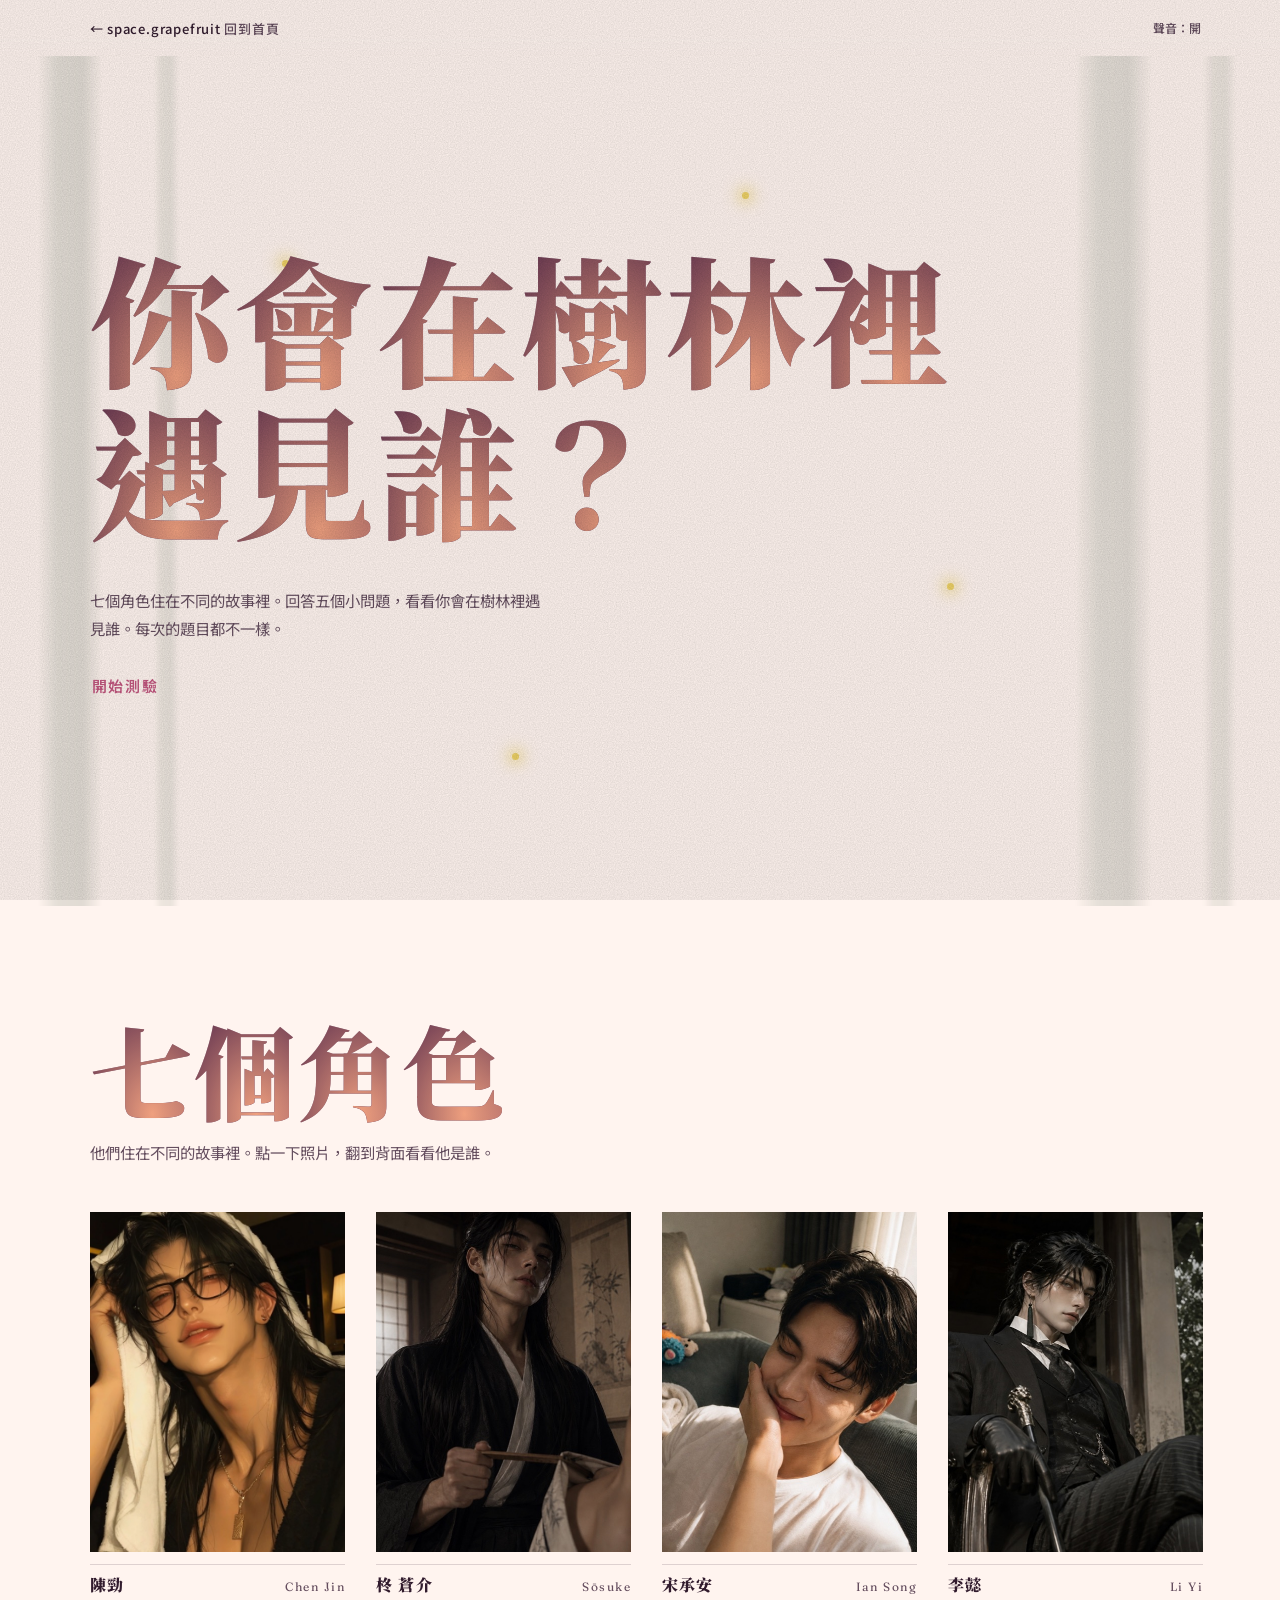
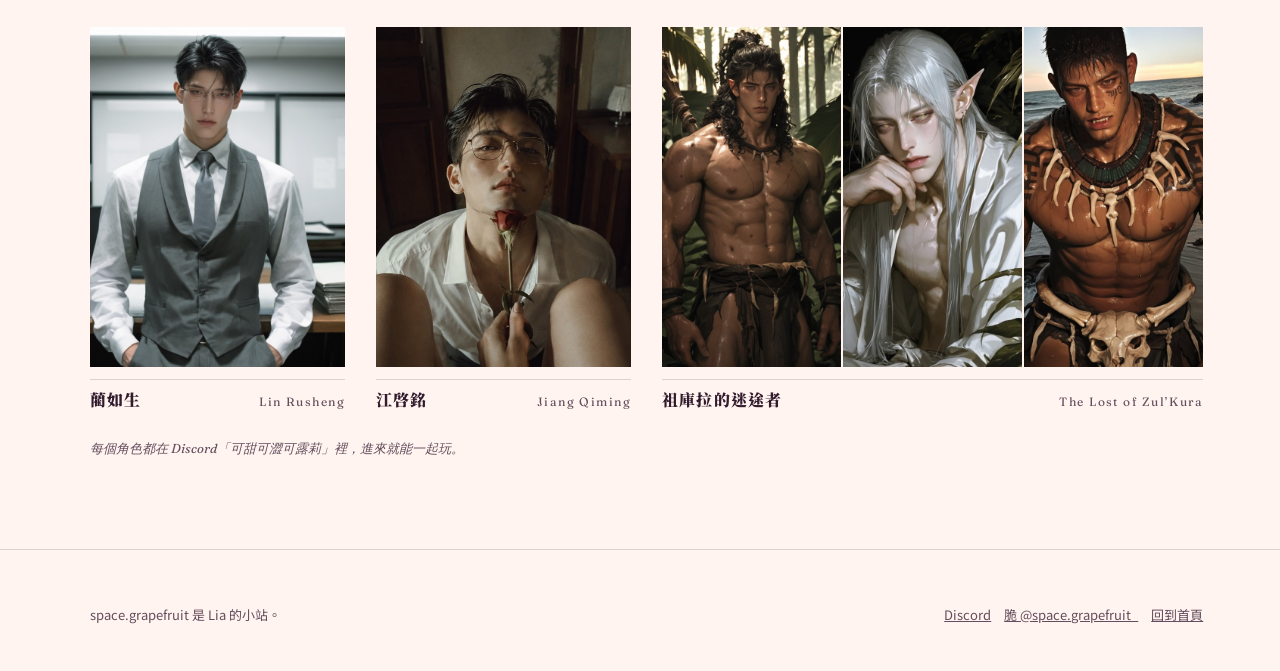
<file: characters/index.html>
<!doctype html>
<html lang="zh-Hant-TW">
<head>
<meta charset="utf-8">
<meta name="viewport" content="width=device-width, initial-scale=1, viewport-fit=cover">
<title>七個角色與心理測驗｜space.grapefruit</title>
<meta name="description" content="Lia（space.grapefruit）捏的七個原創角色：年下的物流司機陳勁、字體設計師宋承安、田螺公子藺如生、台南老宅的李懿、幕府伴讀柊蒼介、一九五〇年代的江啓銘，和荒島上的祖庫拉迷途者。回答五個小問題，看看你會遇見誰；每個角色都能在 Discord 一起玩。">
<link rel="canonical" href="https://alanis6v6.github.io/characters/">
<meta name="theme-color" content="#fff6f1">
<meta property="og:type" content="website">
<meta property="og:site_name" content="space.grapefruit">
<meta property="og:title" content="你會在樹林裡遇見誰？｜七個角色">
<meta property="og:description" content="回答五個小問題，看看你會遇見 Lia 的哪一個原創角色。">
<meta property="og:url" content="https://alanis6v6.github.io/characters/">
<meta property="og:image" content="https://alanis6v6.github.io/og.png">
<meta property="og:locale" content="zh_TW">
<link rel="icon" href="/favicon.svg" type="image/svg+xml">
<!-- 這一頁不放 AdSense（角色圖片比較性感，在 AdSense 後台也要把這個網址排除） -->
<link rel="preconnect" href="https://fonts.googleapis.com">
<link rel="preconnect" href="https://fonts.gstatic.com" crossorigin>
<link rel="stylesheet" href="https://fonts.googleapis.com/css2?family=Fraunces:ital,opsz,wght@0,9..144,600;1,9..144,400&family=Noto+Sans+TC:wght@400;500;600&family=Noto+Serif+TC:wght@600;900&display=swap">
<style>
/* 角色頁（/characters/）：最上面心理測驗 → 結果直接秀出遇見的角色 → 最下面全部角色（照片翻面看介紹）。
   正式網站這一頁不放 AdSense（在 AdSense 後台把這個網址排除），首頁跟工具頁照常放。
   樣子跟網站主視覺一樣：米白底、大字裡流動影片的三色、角色頁那片樹林。 */
:root{
  --serif:"Noto Serif TC","Songti TC",serif; --sans:"Noto Sans TC","PingFang TC",sans-serif; --latin:"Fraunces",Georgia,serif;
  --bg:#fff4ef; --ink:oklch(26% 0.045 335); --muted:oklch(45% 0.04 335); --rose:#c2577f; --line:oklch(26% 0.045 335 / .16);
  color-scheme:light;
}
*{box-sizing:border-box}
html{scroll-behavior:smooth}
@media (prefers-reduced-motion:reduce){html{scroll-behavior:auto}}
body{margin:0;background:var(--bg);color:var(--ink);font:15px/1.7 var(--sans)}
body{-webkit-user-select:none;user-select:none;-webkit-touch-callout:none}   /* 字不能被選取、複製 */
.grain{position:fixed;inset:0;pointer-events:none;opacity:.28;mix-blend-mode:multiply;z-index:20;
  background:url("data:image/svg+xml,%3Csvg xmlns='http://www.w3.org/2000/svg' width='160' height='160'%3E%3Cfilter id='n'%3E%3CfeTurbulence type='fractalNoise' baseFrequency='.85' numOctaves='2' stitchTiles='stitch'/%3E%3CfeColorMatrix values='0 0 0 0 0  0 0 0 0 0  0 0 0 0 0  0 0 0 .5 0'/%3E%3C/filter%3E%3Crect width='100%25' height='100%25' filter='url(%23n)'/%3E%3C/svg%3E")}
.wrap{padding-left:max(16px,env(safe-area-inset-left,0px),7vw);padding-right:max(16px,env(safe-area-inset-right,0px),6vw)}
.top{position:sticky;top:0;z-index:10;display:flex;justify-content:space-between;align-items:center;padding-block:14px;background:linear-gradient(var(--bg) 70%,transparent)}
.top a{color:var(--ink);text-decoration:none;font:500 13px/1 var(--sans);letter-spacing:.06em}
.top a span{color:var(--muted)}
.snd{all:unset;cursor:pointer;font:500 12px/1 var(--sans);color:var(--muted);padding:8px 2px}
/* 樹林：淡淡的樹幹、螢火蟲 */
.forest{position:absolute;inset:0;pointer-events:none;z-index:0;overflow:hidden}
.forest .trunk{position:absolute;top:-5%;bottom:-5%;left:var(--x);width:var(--w);background:linear-gradient(90deg,transparent,oklch(48% 0.05 150 / var(--o)) 30%,oklch(40% 0.05 150 / var(--o)) 70%,transparent);filter:blur(1px)}
.forest .fly{position:absolute;left:var(--x);top:var(--y);width:7px;height:7px;border-radius:50%;background:oklch(86% 0.13 95);box-shadow:0 0 14px 5px oklch(86% 0.13 95 / .55);animation:drift var(--t) ease-in-out infinite;animation-delay:var(--dl)}
@keyframes drift{0%,100%{translate:0 0;opacity:.25}50%{translate:22px -28px;opacity:.95}}
/* 大字：字裡流動影片的三色，靠近會浮起、離開彈回 */
.film{display:block;white-space:nowrap}
.film .ch{display:inline-block;font:900 var(--fs)/1.08 var(--serif);letter-spacing:.02em}
.film .ch i{display:inline-block;font-style:normal;transform-origin:50% 100%;color:transparent;will-change:transform;
  background:radial-gradient(60% 80% at 20% 30%,#efa07f,transparent 60%),radial-gradient(70% 90% at 80% 70%,#a8467c,transparent 62%),radial-gradient(50% 60% at 50% 50%,#ef8a8c,transparent 70%),#3a1442;
  background-size:300% 300%;-webkit-background-clip:text;background-clip:text;animation:film 11s ease-in-out infinite alternate}
.film .ch:nth-child(2n) i{animation-delay:-3s}.film .ch:nth-child(3n) i{animation-delay:-6s}
@keyframes film{0%{background-position:0% 0%}50%{background-position:100% 60%}100%{background-position:40% 100%}}
/* 小按鍵：沒有底，滑過去 [ ] 從中間展開（網站的做法） */
.btn{all:unset;position:relative;cursor:pointer;font:600 clamp(15px,1.15vw,17px)/1 var(--sans);letter-spacing:.12em;color:var(--rose);padding:12px 2px;text-decoration:none}
.btn::before,.btn::after{position:absolute;top:50%;translate:0 -50%;opacity:0;transition:opacity .25s,left .3s cubic-bezier(.22,1,.36,1),right .3s cubic-bezier(.22,1,.36,1)}
.btn::before{content:"[";left:40%}.btn::after{content:"]";right:40%}
.btn:hover::before,.btn:focus-visible::before{opacity:1;left:-12px}.btn:hover::after,.btn:focus-visible::after{opacity:1;right:-12px}
.btn.quiet{color:var(--muted)}
/* ---------- 測驗 ---------- */
.quiz{position:relative;scroll-margin-top:50px;min-height:calc(100svh - 50px);display:grid;align-content:center;padding-block:4vh 8vh;--fs:clamp(46px,min(11vw,22vh),200px)}
.quiz>*:not(.forest){position:relative;z-index:1}
.view{display:grid;gap:clamp(14px,2.6vh,26px);justify-items:start}
.view[hidden]{display:none}
.view.in>*{animation:rise .7s cubic-bezier(.22,1,.36,1) both}
.view.in>*:nth-child(2){animation-delay:.08s}.view.in>*:nth-child(3){animation-delay:.16s}.view.in>*:nth-child(4){animation-delay:.24s}
@keyframes rise{from{opacity:0;transform:translateY(16px)}to{opacity:1;transform:none}}
.lede{margin:0;max-width:30em;font:400 clamp(15px,1.2vw,18px)/1.85 var(--sans);color:var(--muted)}
.qn{font:600 14px/1 var(--latin);letter-spacing:.14em;color:var(--rose)}
.qt{margin:0;font:900 clamp(26px,3.6vw,52px)/1.35 var(--serif);letter-spacing:.03em;max-width:18em;text-wrap:balance}
.opts{list-style:none;margin:0;padding:0;display:grid;gap:2px;width:min(100%,640px)}
.opt{all:unset;box-sizing:border-box;display:block;width:100%;cursor:pointer;padding:14px 4px;font:500 clamp(16px,1.3vw,19px)/1.5 var(--sans);color:var(--ink);
  background:linear-gradient(var(--rose),var(--rose)) 50% 100% / 0% 1.5px no-repeat;border-bottom:1px solid var(--line);transition:background-size .35s cubic-bezier(.22,1,.36,1),color .2s}
.opt:hover,.opt:focus-visible{background-size:100% 1.5px;color:var(--rose)}
.result{grid-template-columns:minmax(0,auto) minmax(0,1fr);align-items:center;column-gap:clamp(24px,4vw,64px);justify-items:stretch}
.r-pic{width:min(34vw,360px);aspect-ratio:3/4;display:flex;overflow:hidden;box-shadow:0 30px 50px -30px oklch(26% 0.045 335 / .55);rotate:-1.5deg}
.r-pic.wide{width:min(46vw,560px);aspect-ratio:16/10}
.r-pic img{flex:1;min-width:0;height:100%;object-fit:cover;object-position:50% 22%}
.r-pic img+img{border-left:2px solid var(--bg)}
.r-say{display:grid;gap:clamp(10px,2vh,20px);justify-items:start}
.r-you{margin:0;font:400 15px/1 var(--latin);font-style:italic;letter-spacing:.1em;color:var(--muted)}
.r-name{--fs:clamp(40px,min(7vw,13vh),120px)}
.r-acts{display:flex;flex-wrap:wrap;gap:6px 28px}
/* ---------- 全部角色 ---------- */
.cast{position:relative;padding-block:12vh 10vh;--fs:clamp(44px,min(8vw,16vh),140px)}
.cast-h{margin:0 0 1.5vh}
.cast .lede{margin-bottom:5vh}
.grid{display:grid;grid-template-columns:repeat(4,minmax(0,1fr));gap:clamp(18px,2.4vw,36px);align-items:start}
.ph{margin:0}
.ph.wide{grid-column:span 2}
.flip{all:unset;display:block;width:100%;aspect-ratio:3/4;perspective:1100px;cursor:pointer;-webkit-tap-highlight-color:transparent}
.ph.wide .flip{aspect-ratio:auto}
.card3{position:relative;display:block;width:100%;height:100%;transform-style:preserve-3d;transition:transform .9s cubic-bezier(.3,1.25,.45,1)}
.ph.flipped .card3{transform:rotateY(180deg)}
@media (hover:hover){.flip:hover .card3{transform:rotateY(-7deg) translateY(-4px)} .ph.flipped .flip:hover .card3{transform:rotateY(187deg) translateY(-4px)}}   /* 觸控沒有滑過，不然翻完會卡在歪的角度 */
.flip:focus-visible .card3{transform:rotateY(-7deg) translateY(-4px)}
.ph.flipped .flip:focus-visible .card3{transform:rotateY(187deg) translateY(-4px)}
.face{position:absolute;inset:0;backface-visibility:hidden;-webkit-backface-visibility:hidden}
.front{overflow:hidden;background:#d9cfc6;display:flex}
.front img{flex:1;min-width:0;height:100%;object-fit:cover;object-position:50% 22%;display:block}
.front img+img{border-left:2px solid var(--bg)}
.back{overflow:hidden;transform:rotateY(180deg);background:#fffaf4;box-shadow:inset 0 0 0 1px var(--line);padding:11% 10%;display:flex;flex-direction:column;gap:.7em;text-align:left;color:var(--ink)}
.back b{font:900 clamp(17px,1.5vw,22px)/1.3 var(--serif);letter-spacing:.08em}
.back .d{font:400 clamp(13px,1.02vw,15px)/1.9 var(--serif)}
.back .t{margin-top:auto;font:400 12px/1.6 var(--latin);font-style:italic;letter-spacing:.08em;color:var(--rose)}
.back .isle{display:block;height:36%;margin:-11% -10% 2%;background:center/cover no-repeat}
.ph.wide .back{padding:6% 6%}
.ph.wide .back .isle{height:42%;margin:-6% -6% 2%}
.ph figcaption{margin-top:12px;display:flex;justify-content:space-between;align-items:baseline;gap:8px;border-top:1px solid var(--line);padding-top:10px}
.ph figcaption b{font:900 clamp(15px,1.25vw,18px)/1.3 var(--serif);letter-spacing:.08em}
.ph figcaption em{font:400 12px/1 var(--latin);color:var(--muted);letter-spacing:.12em}
.hint{margin:3vh 0 0;font:400 13px/1.6 var(--latin);font-style:italic;color:var(--muted)}
.foot{display:flex;flex-wrap:wrap;justify-content:space-between;gap:8px 24px;padding-block:6vh 5vh;border-top:1px solid var(--line);font-size:13px;color:var(--muted)}
.foot a{color:inherit}
@media (max-width:899px){.ph.wide .back .isle{display:none} .grid{grid-template-columns:repeat(2,minmax(0,1fr))} .result{grid-template-columns:minmax(0,1fr)} .r-pic{width:min(70vw,320px)} .r-pic.wide{width:100%}}
@media (prefers-reduced-motion:reduce){.film .ch i,.forest .fly,.view.in>*{animation:none} .card3{transition:none}}
</style>
</head>
<body>
<div class="grain" aria-hidden="true"></div>
<header class="top wrap"><a href="/">← space.grapefruit <span>回到首頁</span></a><button type="button" class="snd" aria-pressed="true">聲音：開</button></header>

<main>
  <section class="quiz wrap" aria-labelledby="quiz-h">
    <div class="forest" aria-hidden="true">
      <i class="trunk" style="--x:3%;--w:5vw;--o:.15"></i><i class="trunk" style="--x:12%;--w:2vw;--o:.1"></i><i class="trunk" style="--x:84%;--w:6vw;--o:.14"></i><i class="trunk" style="--x:94%;--w:2.6vw;--o:.1"></i>
      <i class="fly" style="--x:22%;--y:24%;--t:9s;--dl:-2s"></i><i class="fly" style="--x:58%;--y:16%;--t:11s;--dl:-6s"></i><i class="fly" style="--x:74%;--y:62%;--t:10s;--dl:-4s"></i><i class="fly" style="--x:40%;--y:82%;--t:13s;--dl:-9s"></i>
    </div>
    <div class="view start in">
      <h1 id="quiz-h" class="poke" aria-label="你會在樹林裡遇見誰？"><span class="film">你會在樹林裡</span><span class="film">遇見誰？</span></h1>
      <p class="lede">七個角色住在不同的故事裡。回答五個小問題，看看你會在樹林裡遇見誰。每次的題目都不一樣。</p>
      <button type="button" class="btn" data-go="start">開始測驗</button>
    </div>
    <div class="view ask" hidden>
      <span class="qn" aria-live="polite"></span>
      <h2 class="qt"></h2>
      <ol class="opts"></ol>
    </div>
    <div class="view result" hidden>
      <div class="r-pic"></div>
      <div class="r-say" aria-live="polite">
        <p class="r-you">你遇見的是</p>
        <h2 class="r-name poke"></h2>
        <p class="lede r-line"></p>
        <div class="r-acts"><a class="btn" href="https://discord.gg/t8DyJt5sV" target="_blank" rel="noopener">去 Discord 認識他</a><button type="button" class="btn quiet" data-go="start">再測一次</button><a class="btn quiet" href="#cast">看看其他角色 ↓</a></div>
      </div>
    </div>
  </section>

  <section class="cast wrap" id="cast" aria-labelledby="cast-h">
    <h2 id="cast-h" class="cast-h poke" aria-label="七個角色"><span class="film">七個角色</span></h2>
    <p class="lede">他們住在不同的故事裡。點一下照片，翻到背面看看他是誰。</p>
    <div class="grid"></div>
    <p class="hint">每個角色都在 Discord「可甜可澀可露莉」裡，進來就能一起玩。</p>
  </section>
</main>

<footer class="foot wrap"><span>space.grapefruit 是 Lia 的小站。</span><span><a href="https://discord.gg/t8DyJt5sV" target="_blank" rel="noopener">Discord</a>　<a href="https://www.threads.com/@space.grapefruit_" target="_blank" rel="noopener">脆 @space.grapefruit_</a>　<a href="/">回到首頁</a></span></footer>

<script>
(function () {
  var reduce = matchMedia('(prefers-reduced-motion: reduce)').matches;
  function clamp(v, a, b) { return Math.min(b, Math.max(a, v)); }

  // ---------- 聲音（跟首頁同一套：合成的「咻」、鐘琴、翻紙） ----------
  var A = null, out = null, verb = null, noiseBuf = null, soundOn = true;
  function audio() {
    if (A) return A;
    var C = window.AudioContext || window.webkitAudioContext; if (!C) return null;
    A = new C(); out = A.createGain(); out.gain.value = .5;
    var comp = A.createDynamicsCompressor(); out.connect(comp); comp.connect(A.destination);
    verb = A.createConvolver(); var len = A.sampleRate * 2.2, ir = A.createBuffer(2, len, A.sampleRate);
    for (var c = 0; c < 2; c++) { var d = ir.getChannelData(c); for (var i = 0; i < len; i++) d[i] = (Math.random() * 2 - 1) * Math.pow(1 - i / len, 2.6); }
    verb.buffer = ir; var vg = A.createGain(); vg.gain.value = .3; verb.connect(vg); vg.connect(out);
    noiseBuf = A.createBuffer(1, A.sampleRate * 2, A.sampleRate); var nd = noiseBuf.getChannelData(0); for (var j = 0; j < nd.length; j++) nd[j] = Math.random() * 2 - 1;
    return A;
  }
  ['pointerdown', 'keydown', 'touchstart'].forEach(function (ev) { addEventListener(ev, function () { var a = audio(); if (a && a.state !== 'running') a.resume(); }, { passive: true }); });
  function live() { return soundOn && A && A.state === 'running'; }
  function bus(g, wet) { g.connect(out); if (wet) { var s = A.createGain(); s.gain.value = wet; g.connect(s); s.connect(verb); } }
  function whoosh(dur, vol, f0, f1, p0, p1) {
    if (!live()) return;
    var t = A.currentTime, n = A.createBufferSource(), bp = A.createBiquadFilter(), g = A.createGain(), pan = A.createStereoPanner ? A.createStereoPanner() : null;
    n.buffer = noiseBuf; bp.type = 'bandpass'; bp.Q.value = 1.4;
    bp.frequency.setValueAtTime(f0, t); bp.frequency.exponentialRampToValueAtTime(f1, t + dur);
    g.gain.setValueAtTime(0, t); g.gain.linearRampToValueAtTime(vol, t + dur * .35); g.gain.exponentialRampToValueAtTime(.0001, t + dur);
    n.connect(bp); bp.connect(g);
    if (pan) { pan.pan.setValueAtTime(p0, t); pan.pan.linearRampToValueAtTime(p1, t + dur); g.connect(pan); bus(pan, .4); } else bus(g, .4);
    n.start(t, Math.random()); n.stop(t + dur + .05);
  }
  function tink(f, vol, decay) {
    if (!live()) return;
    var t = A.currentTime, g = A.createGain(); g.gain.value = vol; bus(g, .55);
    [[1, 1], [2.76, .32], [5.4, .1]].forEach(function (p) {
      var o = A.createOscillator(), e = A.createGain(); o.type = 'sine'; o.frequency.value = f * p[0];
      e.gain.setValueAtTime(0, t); e.gain.linearRampToValueAtTime(p[1], t + .003); e.gain.exponentialRampToValueAtTime(.0001, t + (decay || 1.4) / p[0] * 1.6);
      o.connect(e); e.connect(g); o.start(t); o.stop(t + 2.4);
    });
  }
  function paper(vol) {
    if (!live()) return;
    var t = A.currentTime, n = A.createBufferSource(), bp = A.createBiquadFilter(), g = A.createGain();
    n.buffer = noiseBuf; bp.type = 'bandpass'; bp.Q.value = .9;
    bp.frequency.setValueAtTime(900, t); bp.frequency.exponentialRampToValueAtTime(3200, t + .16);
    g.gain.setValueAtTime(0, t); g.gain.linearRampToValueAtTime(vol, t + .03); g.gain.exponentialRampToValueAtTime(.0001, t + .22);
    n.connect(bp); bp.connect(g); bus(g, .2); n.start(t, Math.random()); n.stop(t + .25);
  }
  var PENTA = [587.3, 659.3, 740, 880, 987.8, 1174.7, 1318.5, 1480, 1760, 1975.5];
  document.querySelector('.snd').addEventListener('click', function (e) { soundOn = !soundOn; e.currentTarget.setAttribute('aria-pressed', soundOn); e.currentTarget.textContent = '聲音：' + (soundOn ? '開' : '關'); });

  // ---------- 大字：靠近浮起、離開彈回（CONTACT 標題的做法），戳到「咻」 ----------
  var chars = [], mx = -1e5, my = -1e5, fine = matchMedia('(hover: hover) and (pointer: fine)').matches;
  function split(el) {
    Array.prototype.forEach.call(el.querySelectorAll('.film'), function (f) {
      f.innerHTML = Array.from(f.textContent).map(function (c) { return '<span class="ch" aria-hidden="true"><i>' + c + '</i></span>'; }).join('');
      Array.prototype.forEach.call(f.querySelectorAll('.ch'), function (ch, n) { chars.push({ el: ch, i: ch.firstChild, n: n, py: 0, pr: 0, ps: 1, vy: 0, vr: 0, vs: 0, hot: false }); });
    });
  }
  Array.prototype.forEach.call(document.querySelectorAll('.poke'), split);
  addEventListener('pointermove', function (e) { mx = e.clientX; my = e.clientY; }, { passive: true });
  var last = 0;
  function tick(now) {
    requestAnimationFrame(tick);
    var dt = Math.min(now - (last || now), 40) / 1000; last = now;
    chars.forEach(function (c) {
      if (!c.el.isConnected) return;
      var a = 0, side = 0;
      if (fine && !reduce) {
        var b = c.el.getBoundingClientRect(); if (b.bottom < 0 || b.top > innerHeight) return;
        var cx = b.left + b.width / 2, cy = b.top + b.height / 2, R = .8 * b.height;
        var t = clamp(1 - Math.hypot(mx - cx, my - cy) / R, 0, 1); a = t * t * (3 - 2 * t); side = clamp((mx - cx) / (.5 * R), -1, 1);
        if (a > .45 && !c.hot) { c.hot = true; var pn = clamp(cx / innerWidth * 2 - 1, -1, 1); whoosh(.32, .12, 2400 - c.n * 90, 800, pn - .25, pn + .25); }
        if (a < .15) c.hot = false;
      }
      var K = 170, D = 13;
      c.vy += ((-.08 * a - c.py) * K - c.vy * D) * dt; c.py += c.vy * dt;
      c.vr += ((-11 * a * side - c.pr) * K - c.vr * D) * dt; c.pr += c.vr * dt;
      c.vs += ((1 + .08 * a - c.ps) * K - c.vs * D) * dt; c.ps += c.vs * dt;
      c.i.style.transform = 'translateY(' + (c.py * 100).toFixed(2) + '%) rotate(' + c.pr.toFixed(2) + 'deg) scale(' + c.ps.toFixed(3) + ')';
    });
  }
  if (fine && !reduce) requestAnimationFrame(tick);         // 觸控、減少動態不用戳，不跑

  // ---------- 資料：網站現有的心理測驗（題庫跟七個結果），照片、簡介共用 ----------
  var DISCORD = 'https://discord.gg/t8DyJt5sV';
  var QUIZ = {
    results: {
      chen: { name: '陳勁', en: 'Chen Jin', line: '白天開物流車、晚上縮在客廳沙發的年下。笑起來像討糖吃的弟弟，但他最懂怎麼丈量距離。', tag: '日常 ・ 甜', img: ['/assets/cast/chenjin.jpg'] },
      song: { name: '宋承安', en: 'Ian Song', line: '三十二歲的字體設計師，會把傘整把傾向你那邊。字距可以精準對齊，對你的心動卻排不好。', tag: '日常 ・ 溫柔', img: ['/assets/cast/ian.jpg'] },
      lin: { name: '藺如生', en: 'Lin Rusheng', line: '照顧你照顧得無微不至、精準得有點可怕的人。他在學怎麼當一個人，也在學怎麼愛你。', tag: '奇幻 ・ 依戀', img: ['/assets/cast/rusheng.jpg'] },
      li: { name: '李懿', en: 'Li Yi', line: '搬回台南老宅之後，你的運氣好得不像話。那不是巧合，是有人在悄悄下聘。', tag: '奇幻 ・ 等價交換', img: ['/assets/cast/liyi.jpg'] },
      hiiragi: { name: '柊 蒼介', en: 'Sōsuke', line: '架空的幕府時代，一個被買進府裡的伴讀。眼神冷得像清晨的雨，手裡總拿著一把竹戒尺。', tag: '架空 ・ 主從', img: ['/assets/cast/sosuke.jpg'] },
      jiang: { name: '江啓銘', en: 'Jiang Qiming', line: '一九五〇年代的街頭，他是寸步不讓的那個人；門一關上，他只想被你接住。', tag: '年代 ・ 理想', img: ['/assets/cast/qiming.jpg'] },
      zulkura: { name: '祖庫拉的迷途者', en: 'The Lost of Zul’Kura', line: '飛機殘骸、被遺棄的島，三雙眼睛已經聞到你的氣味：守著文明的學者阿特拉斯、褻瀆的祭司賽佛斯、原始的暴君沃拉坎。你要逃，還是反過來成為獵人？', tag: '荒島 ・ 求生 ・ 三個掠食者', img: ['/assets/cast/atlas.jpg', '/assets/cast/syphos.jpg', '/assets/cast/vorakan.jpg'], isle: '/assets/cast/island.jpg' }
    },
    pool: [
      { q: '週末早上，你最想做什麼？', a: [{ t: '睡到自然醒', w: { chen: 2, lin: 1 } }, { t: '去老街吃一碗鹹粥', w: { li: 2, song: 1 } }, { t: '把房間整理到發光', w: { lin: 2, hiiragi: 1 } }, { t: '說走就走，去沒去過的地方', w: { zulkura: 2, jiang: 1 } }] },
      { q: '你的手機桌布是？', a: [{ t: '自己拍的天空', w: { song: 2, lin: 1 } }, { t: '推的照片', w: { chen: 2 } }, { t: '古畫或和風插畫', w: { hiiragi: 2, li: 1 } }, { t: '從來沒換過', w: { jiang: 2, zulkura: 1 } }] },
      { q: '朋友傳來一句「在嗎」，你會？', a: [{ t: '秒回「在！」', w: { chen: 2, lin: 1 } }, { t: '想好措辭再回', w: { song: 2, hiiragi: 1 } }, { t: '等他把話說完', w: { li: 2 } }, { t: '直接打電話過去', w: { jiang: 2, zulkura: 1 } }] },
      { q: '哪一種味道最讓你放鬆？', a: [{ t: '剛洗好的衣服', w: { chen: 2 } }, { t: '木頭跟一點點皂香', w: { song: 2 } }, { t: '下過雨的空氣', w: { lin: 2, zulkura: 1 } }, { t: '廟裡的線香', w: { li: 2, hiiragi: 1 } }] },
      { q: '突然多了一週假，你去哪？', a: [{ t: '海島，越遠越好', w: { zulkura: 2 } }, { t: '待在家追劇', w: { chen: 1, lin: 2 } }, { t: '京都那種有老街的地方', w: { hiiragi: 2, li: 1 } }, { t: '看展、逛舊書店', w: { song: 1, jiang: 2 } }] },
      { q: '朋友說你最像哪種動物？', a: [{ t: '小狗', w: { chen: 2 } }, { t: '貓', w: { hiiragi: 2, song: 1 } }, { t: '鳥', w: { jiang: 2, lin: 1 } }, { t: '狐狸', w: { li: 2, zulkura: 1 } }] },
      { q: '吵架的時候，你通常會？', a: [{ t: '先冷靜下來再說', w: { song: 2, hiiragi: 1 } }, { t: '當場講清楚', w: { jiang: 2, chen: 1 } }, { t: '默默記在小本本上', w: { chen: 2, li: 1 } }, { t: '先走開，晚點再回來', w: { zulkura: 2, lin: 1 } }] },
      { q: '最想住在哪裡？', a: [{ t: '頂樓加蓋，看得到夜景', w: { chen: 2 } }, { t: '有一隻老狗的小公寓', w: { song: 2 } }, { t: '海邊', w: { lin: 1, zulkura: 2 } }, { t: '有院子的老房子', w: { li: 2, hiiragi: 1 } }] },
      { q: '雨下得很大，你沒帶傘。', a: [{ t: '等雨停', w: { hiiragi: 2, lin: 1 } }, { t: '衝了再說', w: { zulkura: 2, chen: 1 } }, { t: '傳訊息給會來接我的人', w: { song: 2 } }, { t: '躲進最近的咖啡店看書', w: { jiang: 2, li: 1 } }] }
    ]
  };
  var ORDER = ['chen', 'hiiragi', 'song', 'li', 'lin', 'jiang', 'zulkura'];

  // ---------- 測驗 ----------
  var box = document.querySelector('.quiz'), vS = box.querySelector('.start'), vQ = box.querySelector('.ask'), vR = box.querySelector('.result');
  var list = [], at = 0, score = {}, byKey = false;
  function shuffle(a) { for (var i = a.length - 1; i > 0; i--) { var j = Math.floor(Math.random() * (i + 1)), t = a[i]; a[i] = a[j]; a[j] = t; } return a; }
  function show(v) { [vS, vQ, vR].forEach(function (x) { x.hidden = x !== v; }); v.classList.remove('in'); void v.offsetWidth; v.classList.add('in'); box.scrollIntoView({ block: 'start' }); }
  function begin() { score = {}; list = shuffle(QUIZ.pool.slice()).slice(0, 5); at = 0; ask(); }
  function ask() {
    var q = list[at], qo = vQ.querySelector('.opts');
    vQ.querySelector('.qn').textContent = (at + 1) + ' / ' + list.length;
    vQ.querySelector('.qt').textContent = q.q;
    qo.innerHTML = '';
    shuffle(q.a.slice()).forEach(function (o) {
      var li = document.createElement('li'), b = document.createElement('button');
      b.type = 'button'; b.className = 'opt'; b.textContent = o.t;
      b.addEventListener('click', function (e) {
        byKey = e.detail === 0;                          // 用鍵盤按的：換題後把焦點放到第一個選項
        Object.keys(o.w).forEach(function (k) { score[k] = (score[k] || 0) + o.w[k]; });
        tink(PENTA[at + 2], .14, 1);
        at++; if (at < list.length) ask(); else finish();
      });
      li.appendChild(b); qo.appendChild(li);
    });
    show(vQ);
    if (byKey) qo.querySelector('.opt').focus({ preventScroll: true });
  }
  function finish() {
    var best = -1, top = [];
    ORDER.forEach(function (k) { var v = score[k] || 0; if (v > best) { best = v; top = [k]; } else if (v === best) top.push(k); });
    var key = top[Math.floor(Math.random() * top.length)], r = QUIZ.results[key];
    var pic = vR.querySelector('.r-pic');
    pic.className = 'r-pic' + (r.img.length > 1 ? ' wide' : '');
    pic.innerHTML = r.img.map(function (u) { return '<img src="' + u + '" alt="' + r.name + '">'; }).join('');
    var nm = vR.querySelector('.r-name');
    chars = chars.filter(function (c) { return !nm.contains(c.el); });
    nm.setAttribute('aria-label', r.name); nm.innerHTML = '<span class="film">' + r.name + '</span>'; split(nm);
    vR.querySelector('.r-line').textContent = r.line;
    show(vR);
    if (byKey) vR.querySelector('.r-name').setAttribute('tabindex', '-1'), vR.querySelector('.r-name').focus({ preventScroll: true });
    [1174.7, 1480, 1760].forEach(function (f, i) { setTimeout(function () { tink(f, .14, 2); }, i * 120); });
  }
  box.addEventListener('click', function (e) { var g = e.target.closest('[data-go="start"]'); if (g) { byKey = e.detail === 0; begin(); } });

  // ---------- 全部角色：照片翻面看介紹 ----------
  var grid = document.querySelector('.grid');
  grid.innerHTML = ORDER.map(function (k) {
    var r = QUIZ.results[k], wide = r.img.length > 1;
    return '<figure class="ph' + (wide ? ' wide' : '') + '"><button type="button" class="flip" aria-pressed="false" aria-label="' + r.name + '，翻到背面看介紹"><span class="card3">' +
      '<span class="face front">' + r.img.map(function (u) { return '<img src="' + u + '" alt="" loading="lazy" decoding="async">'; }).join('') + '</span>' +
      '<span class="face back">' + (r.isle ? '<span class="isle" style="background-image:url(' + r.isle + ')"></span>' : '') + '<b>' + r.name + '</b><span class="d">' + r.line + '</span><span class="t">' + r.tag + '</span></span>' +
      '</span></button><figcaption><b>' + r.name + '</b><em>' + r.en + '</em></figcaption></figure>';
  }).join('');
  var cards = Array.prototype.slice.call(grid.querySelectorAll('.ph'));
  cards.forEach(function (ph, i) {
    var b = ph.querySelector('.flip');
    b.addEventListener('click', function () {
      var on = !ph.classList.contains('flipped'); ph.classList.toggle('flipped', on); b.setAttribute('aria-pressed', on);
      paper(.35); setTimeout(function () { tink(PENTA[(i + 3) % 10] / (on ? 1 : 2), .1, 1.1); }, 160);
    });
  });
  function fitWide() {                                     // 祖庫拉的寬卡跟旁邊的直式照片一樣高
    var one = grid.querySelector('.ph:not(.wide) .flip'), w = grid.querySelector('.ph.wide .flip');
    if (one && w) w.style.height = one.offsetHeight + 'px';
  }
  fitWide(); addEventListener('resize', fitWide);
})();
</script>
</body>
</html>
</file>
